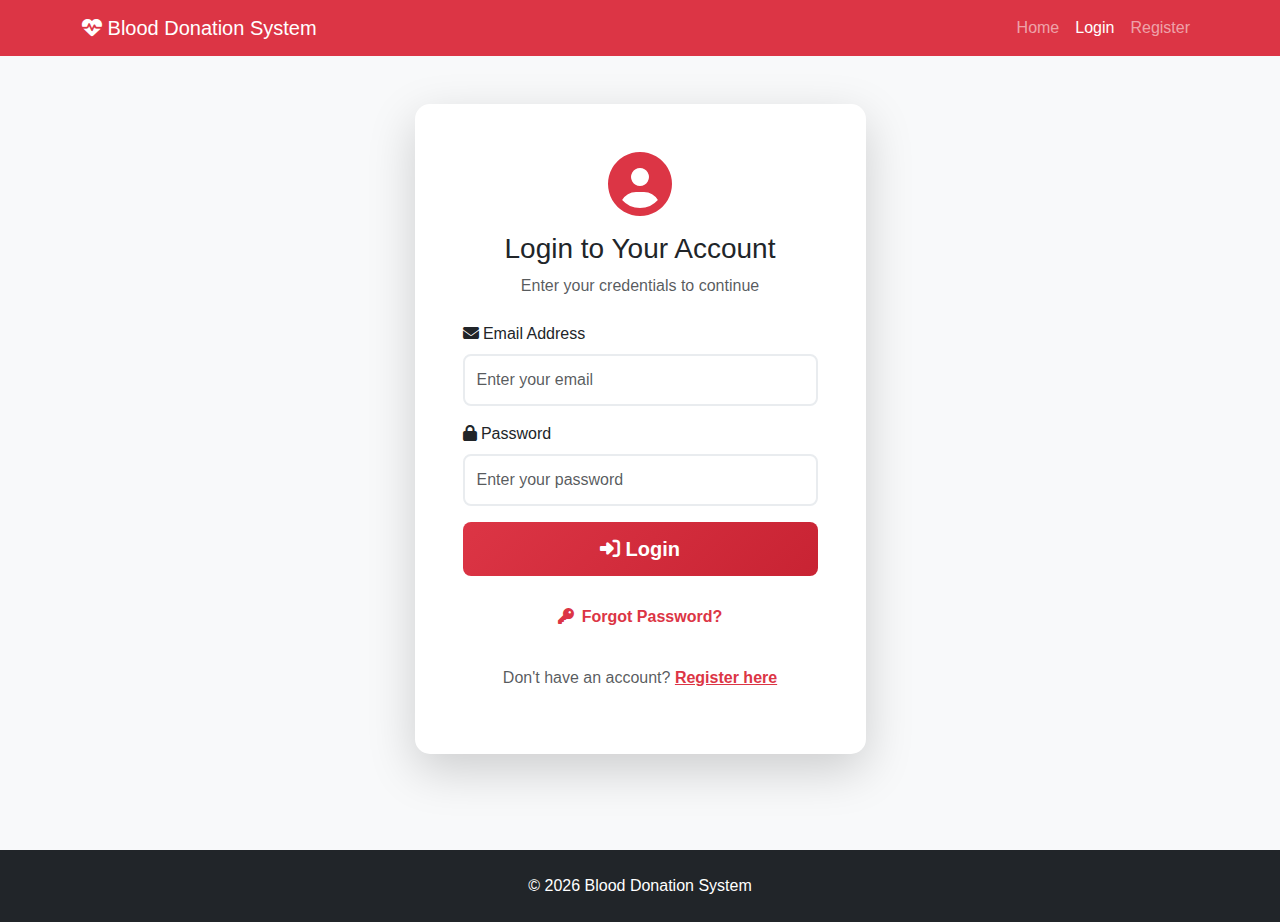
<file: admin-dashboard.html>
<!DOCTYPE html>
<html lang="en">
  <head>
    <meta charset="UTF-8" />
    <meta name="viewport" content="width=device-width, initial-scale=1.0" />
    <title>Admin Dashboard - Blood Donation System</title>

    <!-- Bootstrap 5 CSS -->
    <link
      href="https://cdn.jsdelivr.net/npm/bootstrap@5.3.0/dist/css/bootstrap.min.css"
      rel="stylesheet"
    />

    <!-- Font Awesome Icons -->
    <link
      rel="stylesheet"
      href="https://cdnjs.cloudflare.com/ajax/libs/font-awesome/6.4.0/css/all.min.css"
    />

    <!-- Custom CSS -->
    <link rel="stylesheet" href="css/style.css" />
  </head>
  <body>
    <!-- Navigation Bar -->
    <nav class="navbar navbar-expand-lg navbar-dark bg-danger">
      <div class="container-fluid">
        <a class="navbar-brand" href="index.html">
          <i class="fas fa-heartbeat"></i> Blood Donation System
        </a>
        <button
          class="navbar-toggler"
          type="button"
          data-bs-toggle="collapse"
          data-bs-target="#navbarNav"
          title="Toggle navigation"
          aria-label="Toggle navigation"
        >
          <span class="navbar-toggler-icon"></span>
        </button>
        <div class="collapse navbar-collapse" id="navbarNav">
          <ul class="navbar-nav ms-auto">
            <li class="nav-item">
              <span class="nav-link">
                <i class="fas fa-user-shield"></i> Admin Panel
              </span>
            </li>
            <li class="nav-item">
              <a class="nav-link" href="#" onclick="logout()">
                <i class="fas fa-sign-out-alt"></i> Logout
              </a>
            </li>
          </ul>
        </div>
      </div>
    </nav>

    <!-- Admin Dashboard Section -->
    <section class="admin-section py-5">
      <div class="container-fluid">
        <!-- Stats Cards -->
        <div class="row mb-4">
          <div class="col-md-3 mb-3">
            <div class="card bg-primary text-white shadow">
              <div class="card-body">
                <div class="d-flex justify-content-between align-items-center">
                  <div>
                    <h6 class="mb-0">Total Donors</h6>
                    <h2 class="mb-0 mt-2" id="totalDonors">0</h2>
                  </div>
                  <i class="fas fa-users fa-3x opacity-50"></i>
                </div>
              </div>
            </div>
          </div>

          <div class="col-md-3 mb-3">
            <div class="card bg-success text-white shadow">
              <div class="card-body">
                <div class="d-flex justify-content-between align-items-center">
                  <div>
                    <h6 class="mb-0">Total Requests</h6>
                    <h2 class="mb-0 mt-2" id="totalRequests">0</h2>
                  </div>
                  <i class="fas fa-clipboard-list fa-3x opacity-50"></i>
                </div>
              </div>
            </div>
          </div>

          <div class="col-md-3 mb-3">
            <div class="card bg-warning text-white shadow">
              <div class="card-body">
                <div class="d-flex justify-content-between align-items-center">
                  <div>
                    <h6 class="mb-0">Available Donors</h6>
                    <h2 class="mb-0 mt-2" id="availableDonors">0</h2>
                  </div>
                  <i class="fas fa-check-circle fa-3x opacity-50"></i>
                </div>
              </div>
            </div>
          </div>

          <div class="col-md-3 mb-3">
            <div class="card bg-info text-white shadow">
              <div class="card-body">
                <div class="d-flex justify-content-between align-items-center">
                  <div>
                    <h6 class="mb-0">Pending Requests</h6>
                    <h2 class="mb-0 mt-2" id="pendingRequests">0</h2>
                  </div>
                  <i class="fas fa-hourglass-half fa-3x opacity-50"></i>
                </div>
              </div>
            </div>
          </div>
        </div>

        <!-- All Donors Table -->
        <div class="row mb-4">
          <div class="col-12">
            <div class="card shadow">
              <div class="card-header bg-danger text-white">
                <h5 class="mb-0">
                  <i class="fas fa-users"></i> All Registered Donors
                </h5>
              </div>
              <div class="card-body">
                <div class="table-responsive">
                  <table class="table table-hover">
                    <thead class="table-light">
                      <tr>
                        <th>#</th>
                        <th>Name</th>
                        <th>Email</th>
                        <th>Blood Group</th>
                        <th>Age</th>
                        <th>City</th>
                        <th>Phone</th>
                        <th>Availability</th>
                        <th>Actions</th>
                      </tr>
                    </thead>
                    <tbody id="donorsTableBody">
                      <tr>
                        <td colspan="8" class="text-center">
                          <i class="fas fa-spinner fa-spin"></i> Loading...
                        </td>
                      </tr>
                    </tbody>
                  </table>
                </div>
              </div>
            </div>
          </div>
        </div>

        <!-- All Blood Requests Table -->
        <div class="row">
          <div class="col-12">
            <div class="card shadow">
              <div class="card-header bg-success text-white">
                <h5 class="mb-0">
                  <i class="fas fa-clipboard-list"></i> All Blood Requests
                </h5>
              </div>
              <div class="card-body">
                <div class="table-responsive">
                  <table class="table table-hover">
                    <thead class="table-light">
                      <tr>
                        <th>#</th>
                        <th>Receiver Name</th>
                        <th>Email</th>
                        <th>Phone</th>
                        <th>Blood Group Needed</th>
                        <th>City</th>
                        <th>Status</th>
                        <th>Date</th>
                        <th>Actions</th>
                      </tr>
                    </thead>
                    <tbody id="requestsTableBody">
                      <tr>
                        <td colspan="8" class="text-center">
                          <i class="fas fa-spinner fa-spin"></i> Loading...
                        </td>
                      </tr>
                    </tbody>
                  </table>
                </div>
              </div>
            </div>
          </div>
        </div>
      </div>
    </section>

    <!-- Footer -->
    <footer class="bg-dark text-white py-4 mt-5">
      <div class="container text-center">
        <p class="mb-0">&copy; 2026 Blood Donation System</p>
      </div>
    </footer>

    <!-- Bootstrap 5 JS Bundle -->
    <script src="https://cdn.jsdelivr.net/npm/bootstrap@5.3.0/dist/js/bootstrap.bundle.min.js"></script>

    <!-- Custom JavaScript -->
    <script src="js/admin-dashboard.js"></script>
  </body>
</html>
</file>
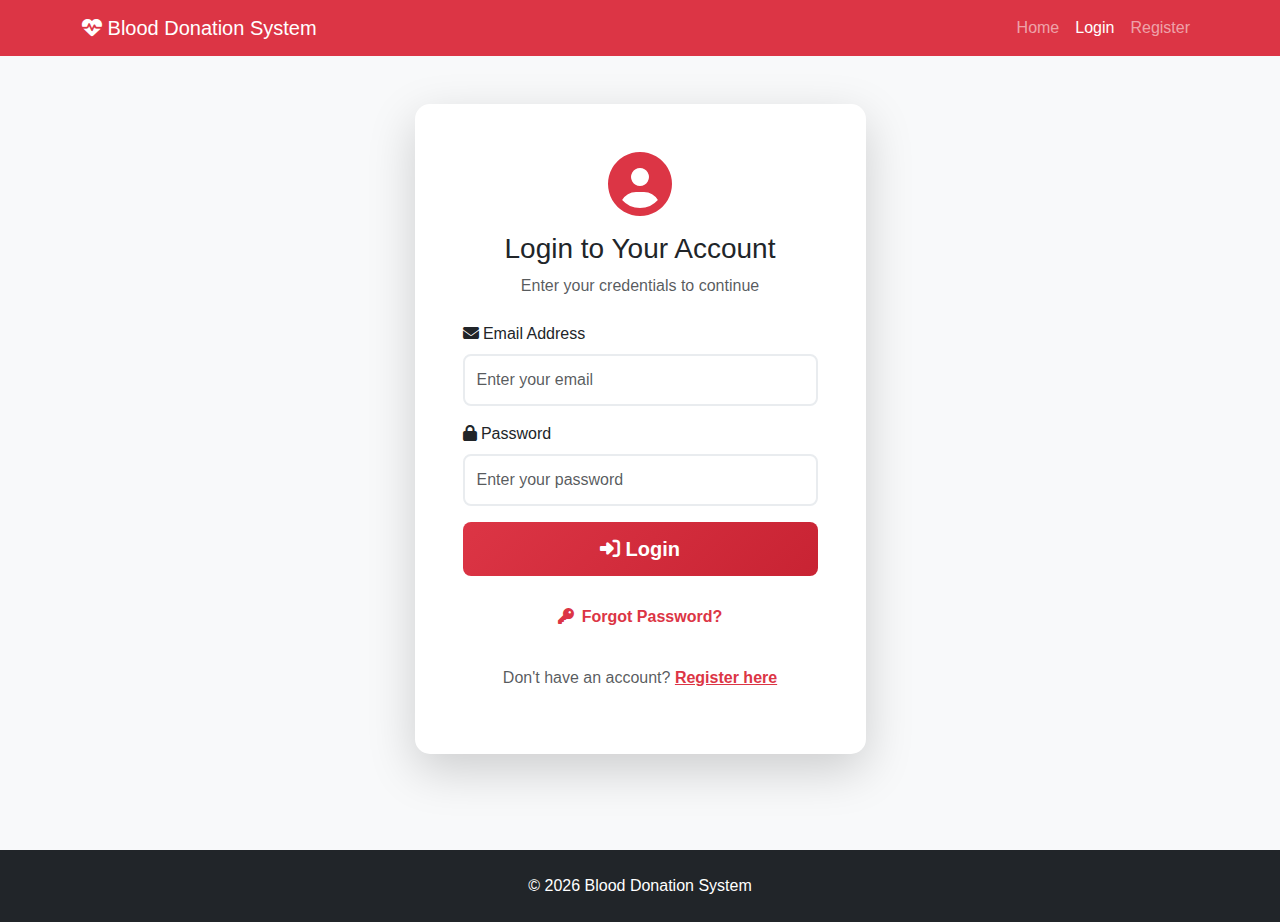
<file: donor-dashboard.html>
<!DOCTYPE html>
<html lang="en">
  <head>
    <meta charset="UTF-8" />
    <meta name="viewport" content="width=device-width, initial-scale=1.0" />
    <title>Donor Dashboard - Blood Donation System</title>

    <!-- Bootstrap 5 CSS -->
    <link
      href="https://cdn.jsdelivr.net/npm/bootstrap@5.3.0/dist/css/bootstrap.min.css"
      rel="stylesheet"
    />

    <!-- Font Awesome Icons -->
    <link
      rel="stylesheet"
      href="https://cdnjs.cloudflare.com/ajax/libs/font-awesome/6.4.0/css/all.min.css"
    />

    <!-- Custom CSS -->
    <link rel="stylesheet" href="css/style.css" />
  </head>
  <body>
    <!-- Navigation Bar -->
    <nav class="navbar navbar-expand-lg navbar-dark bg-danger">
      <div class="container">
        <a class="navbar-brand" href="index.html">
          <i class="fas fa-heartbeat"></i> Blood Donation System
        </a>
        <button
          class="navbar-toggler"
          type="button"
          data-bs-toggle="collapse"
          data-bs-target="#navbarNav"
          title="Toggle navigation menu"
        >
          <span class="navbar-toggler-icon"></span>
        </button>
        <div class="collapse navbar-collapse" id="navbarNav">
          <ul class="navbar-nav ms-auto">
            <li class="nav-item">
              <span class="nav-link">
                <i class="fas fa-user"></i> <span id="userName">Donor</span>
              </span>
            </li>
            <li class="nav-item">
              <a class="nav-link" href="#" onclick="logout()">
                <i class="fas fa-sign-out-alt"></i> Logout
              </a>
            </li>
          </ul>
        </div>
      </div>
    </nav>

    <!-- Dashboard Section -->
    <section class="dashboard-section py-5">
      <div class="container">
        <div class="row">
          <!-- Welcome Card -->
          <div class="col-12 mb-4">
            <div class="card bg-danger text-white">
              <div class="card-body">
                <h2>
                  <i class="fas fa-hand-holding-heart"></i> Welcome,
                  <span id="welcomeName"></span>!
                </h2>
                <p class="mb-0">
                  Thank you for being a lifesaver. Your donation can save lives.
                </p>
              </div>
            </div>
          </div>

          <!-- NEW: NOTIFICATIONS SECTION -->
          <div class="col-12 mb-4">
            <div class="card shadow hidden-by-default" id="notificationCard">
              <div class="card-header bg-warning text-dark">
                <h5 class="mb-0">
                  <i class="fas fa-bell"></i> 🔔 New Blood Requests
                </h5>
              </div>
              <div class="card-body">
                <!-- Notifications Container -->
                <div id="notificationsContainer">
                  <!-- Notifications will be loaded here dynamically -->
                </div>

                <!-- Empty State Message -->
                <div id="noNotifications" class="text-center text-muted">
                  <i class="fas fa-check-circle fa-3x mb-3"></i>
                  <p><strong>No new blood requests at this moment.</strong></p>
                  <p class="small">
                    Check back later or enable notifications to stay updated.
                  </p>
                </div>
              </div>
            </div>
          </div>

          <!-- Profile Information Card -->
          <div class="col-lg-6 mb-4">
            <div class="card shadow h-100">
              <div class="card-header bg-danger text-white">
                <h5 class="mb-0"><i class="fas fa-id-card"></i> My Profile</h5>
              </div>
              <div class="card-body">
                <div id="profileInfo">
                  <div class="mb-3">
                    <strong
                      ><i class="fas fa-user text-danger"></i> Name:</strong
                    >
                    <p class="ms-4" id="profileName">Loading...</p>
                  </div>
                  <div class="mb-3">
                    <strong
                      ><i class="fas fa-envelope text-danger"></i>
                      Email:</strong
                    >
                    <p class="ms-4" id="profileEmail">Loading...</p>
                  </div>
                  <div class="mb-3">
                    <strong
                      ><i class="fas fa-phone text-danger"></i> Phone:</strong
                    >
                    <p class="ms-4" id="profilePhone">Loading...</p>
                  </div>
                  <div class="mb-3">
                    <strong
                      ><i class="fas fa-map-marker-alt text-danger"></i>
                      City:</strong
                    >
                    <p class="ms-4" id="profileCity">Loading...</p>
                  </div>
                  <div class="mb-3">
                    <strong
                      ><i class="fas fa-tint text-danger"></i> Blood
                      Group:</strong
                    >
                    <p class="ms-4" id="profileBloodGroup">Loading...</p>
                  </div>
                  <div class="mb-3">
                    <strong
                      ><i class="fas fa-calendar text-danger"></i> Age:</strong
                    >
                    <p class="ms-4" id="profileAge">Loading...</p>
                  </div>
                  <div class="mb-3">
                    <strong
                      ><i class="fas fa-check-circle text-danger"></i>
                      Availability:</strong
                    >
                    <p class="ms-4">
                      <span id="profileAvailability" class="badge bg-success"
                        >Available</span
                      >
                    </p>
                  </div>
                </div>
              </div>
            </div>
          </div>

          <!-- Quick Actions Card -->
          <div class="col-lg-6 mb-4">
            <div class="card shadow h-100">
              <div class="card-header bg-danger text-white">
                <h5 class="mb-0"><i class="fas fa-tasks"></i> Quick Actions</h5>
              </div>
              <div class="card-body">
                <!-- Toggle Availability -->
                <div class="mb-4">
                  <h6 class="fw-bold">Update Availability</h6>
                  <p class="text-muted small">
                    Let receivers know if you're available to donate
                  </p>
                  <div class="form-check form-switch">
                    <input
                      class="form-check-input"
                      type="checkbox"
                      id="toggleAvailability"
                      onchange="updateAvailability()"
                    />
                    <label class="form-check-label" for="toggleAvailability">
                      I am available to donate blood
                    </label>
                  </div>
                </div>

                <!-- Info Cards -->
                <div class="row g-3">
                  <div class="col-6">
                    <div class="card bg-light text-center p-3">
                      <i class="fas fa-heartbeat fa-2x text-danger mb-2"></i>
                      <h5 class="mb-0">Blood Donor</h5>
                      <p class="text-muted small mb-0">Role</p>
                    </div>
                  </div>
                  <div class="col-6">
                    <div class="card bg-light text-center p-3">
                      <i class="fas fa-shield-alt fa-2x text-success mb-2"></i>
                      <h5 class="mb-0">Active</h5>
                      <p class="text-muted small mb-0">Status</p>
                    </div>
                  </div>
                </div>
              </div>
            </div>
          </div>

          <!-- Information Card -->
          <div class="col-12">
            <div class="card shadow">
              <div class="card-header bg-info text-white">
                <h5 class="mb-0">
                  <i class="fas fa-info-circle"></i> Blood Donation Guidelines
                </h5>
              </div>
              <div class="card-body">
                <div class="row">
                  <div class="col-md-6">
                    <h6 class="text-success fw-bold">
                      <i class="fas fa-check"></i> Who Can Donate:
                    </h6>
                    <ul>
                      <li>Age between 18-65 years</li>
                      <li>Weight at least 50 kg</li>
                      <li>Good health condition</li>
                      <li>No recent illness or surgery</li>
                    </ul>
                  </div>
                  <div class="col-md-6">
                    <h6 class="text-danger fw-bold">
                      <i class="fas fa-times"></i> Who Cannot Donate:
                    </h6>
                    <ul>
                      <li>Had COVID-19 in last 28 days</li>
                      <li>Pregnant or breastfeeding</li>
                      <li>Recent tattoo (within 6 months)</li>
                      <li>On certain medications</li>
                    </ul>
                  </div>
                </div>
              </div>
            </div>
          </div>
        </div>
      </div>
    </section>

    <!-- Footer -->
    <footer class="bg-dark text-white py-4 mt-5">
      <div class="container text-center">
        <p class="mb-0">&copy; 2026 Blood Donation System</p>
      </div>
    </footer>

    <!-- Bootstrap 5 JS Bundle -->
    <script src="https://cdn.jsdelivr.net/npm/bootstrap@5.3.0/dist/js/bootstrap.bundle.min.js"></script>

    <!-- Custom JavaScript -->
    <script src="js/donor-dashboard.js"></script>
  </body>
</html>
</file>
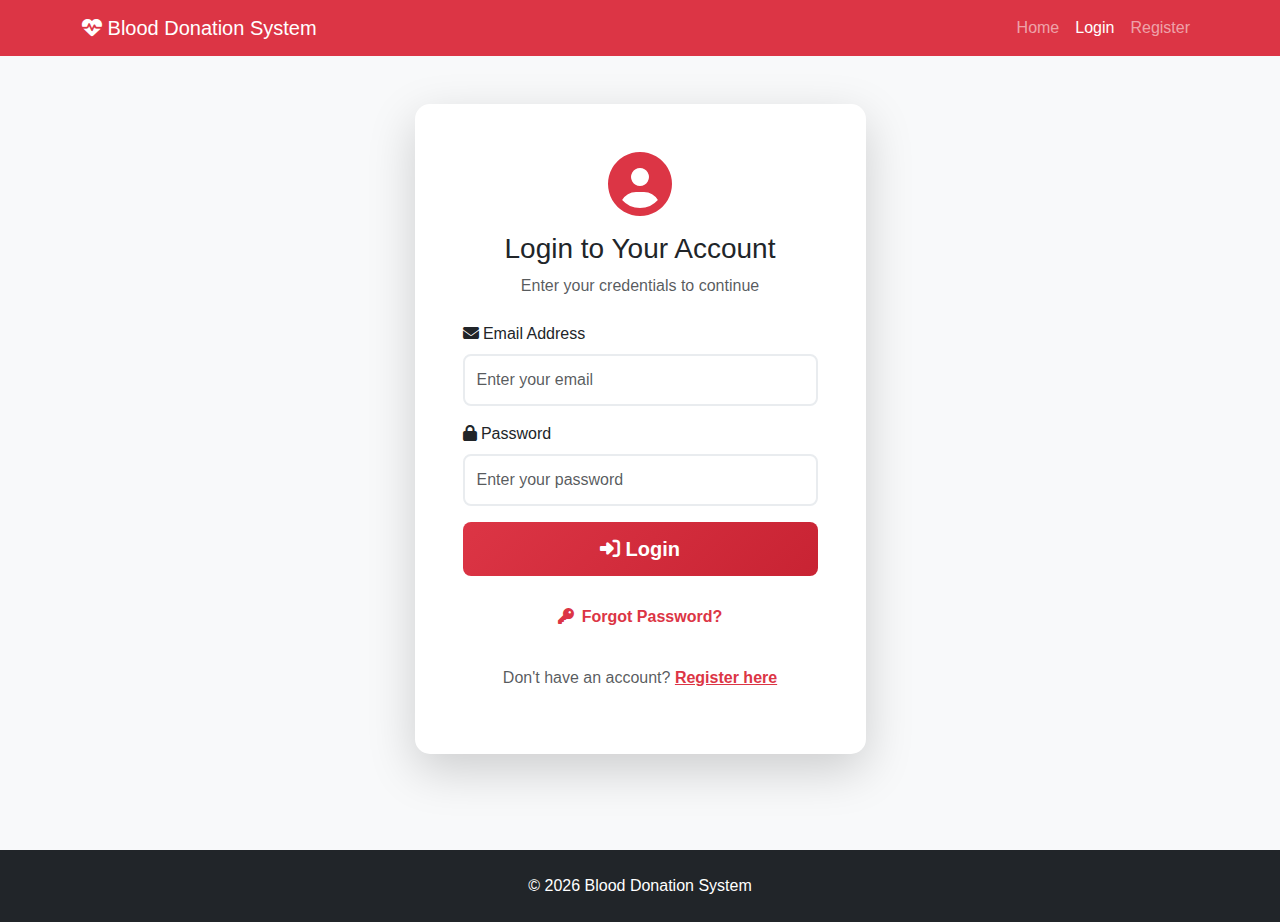
<file: login.html>
<!DOCTYPE html>
<html lang="en">
  <head>
    <meta charset="UTF-8" />
    <meta name="viewport" content="width=device-width, initial-scale=1.0" />
    <title>Login - Blood Donation System</title>

    <!-- Bootstrap 5 CSS -->
    <link
      href="https://cdn.jsdelivr.net/npm/bootstrap@5.3.0/dist/css/bootstrap.min.css"
      rel="stylesheet"
    />

    <!-- Font Awesome Icons -->
    <link
      rel="stylesheet"
      href="https://cdnjs.cloudflare.com/ajax/libs/font-awesome/6.4.0/css/all.min.css"
    />

    <!-- Custom CSS -->
    <link rel="stylesheet" href="css/style.css" />
  </head>
  <body>
    <!-- Navigation Bar -->
    <nav class="navbar navbar-expand-lg navbar-dark bg-danger">
      <div class="container">
        <a class="navbar-brand" href="index.html">
          <i class="fas fa-heartbeat"></i> Blood Donation System
        </a>
        <button
          class="navbar-toggler"
          type="button"
          data-bs-toggle="collapse"
          data-bs-target="#navbarNav"
          aria-label="Toggle navigation"
        >
          <span class="navbar-toggler-icon"></span>
        </button>
        <div class="collapse navbar-collapse" id="navbarNav">
          <ul class="navbar-nav ms-auto">
            <li class="nav-item">
              <a class="nav-link" href="index.html">Home</a>
            </li>
            <li class="nav-item">
              <a class="nav-link active" href="login.html">Login</a>
            </li>
            <li class="nav-item">
              <a class="nav-link" href="register.html">Register</a>
            </li>
          </ul>
        </div>
      </div>
    </nav>

    <!-- Login Section -->
    <section class="login-section py-5">
      <div class="container">
        <div class="row justify-content-center">
          <div class="col-md-6 col-lg-5">
            <div class="card shadow-lg">
              <div class="card-body p-5">
                <div class="text-center mb-4">
                  <i class="fas fa-user-circle fa-4x text-danger"></i>
                  <h3 class="mt-3">Login to Your Account</h3>
                  <p class="text-muted">Enter your credentials to continue</p>
                </div>

                <!-- Alert Messages -->
                <div
                  id="alertMessage"
                  class="alert alert-dismissible fade d-none"
                  role="alert"
                >
                  <span id="alertText"></span>
                  <button
                    type="button"
                    class="btn-close"
                    data-bs-dismiss="alert"
                    title="Close alert"
                    aria-label="Close alert"
                  ></button>
                </div>

                <!-- Login Form -->
                <form id="loginForm">
                  <!-- Email Input -->
                  <div class="mb-3">
                    <label for="email" class="form-label">
                      <i class="fas fa-envelope"></i> Email Address
                    </label>
                    <input
                      type="email"
                      class="form-control"
                      id="email"
                      placeholder="Enter your email"
                      required
                    />
                  </div>

                  <!-- Password Input -->
                  <div class="mb-3">
                    <label for="password" class="form-label">
                      <i class="fas fa-lock"></i> Password
                    </label>
                    <input
                      type="password"
                      class="form-control"
                      id="password"
                      placeholder="Enter your password"
                      required
                    />
                  </div>

                  <!-- Submit Button -->
                  <div class="d-grid">
                    <button type="submit" class="btn btn-danger btn-lg">
                      <i class="fas fa-sign-in-alt"></i> Login
                    </button>
                  </div>

                  <!-- Forgot Password Link -->
                  <div class="text-center mt-3">
                    <button
                      type="button"
                      class="btn btn-link text-danger text-decoration-none"
                      data-bs-toggle="modal"
                      data-bs-target="#forgotPasswordModal"
                      title="Forgot Password"
                    >
                      <i class="fas fa-key me-2"></i>Forgot Password?
                    </button>
                  </div>
                </form>

                <!-- Register Link -->
                <div class="text-center mt-4">
                  <p class="text-muted">
                    Don't have an account?
                    <a href="register.html" class="text-danger fw-bold"
                      >Register here</a
                    >
                  </p>
                </div>
              </div>
            </div>
          </div>
        </div>
      </div>
    </section>

    <!-- FORGOT PASSWORD MODAL -->
    <div
      class="modal fade"
      id="forgotPasswordModal"
      tabindex="-1"
      aria-labelledby="forgotPasswordLabel"
      aria-hidden="true"
    >
      <div class="modal-dialog modal-dialog-centered">
        <div class="modal-content">
          <!-- Modal Header -->
          <div class="modal-header bg-danger text-white">
            <h5 class="modal-title" id="forgotPasswordLabel">
              <i class="fas fa-key me-2"></i>Reset Your Password
            </h5>
            <button
              type="button"
              class="btn-close btn-close-white"
              data-bs-dismiss="modal"
              aria-label="Close"
            ></button>
          </div>

          <!-- Modal Body -->
          <div class="modal-body">
            <!-- Information Text -->
            <div class="alert alert-info" role="alert">
              <i class="fas fa-info-circle me-2"></i>
              <strong>Need help?</strong> Please enter your email below. Our
              admin team will contact you to reset your password.
            </div>

            <!-- Forgot Password Form -->
            <form id="forgotPasswordForm">
              <!-- Email Input -->
              <div class="mb-3">
                <label for="forgotEmail" class="form-label">
                  <i class="fas fa-envelope text-danger"></i> Email Address
                </label>
                <input
                  type="email"
                  class="form-control"
                  id="forgotEmail"
                  placeholder="Enter your registered email"
                  required
                />
              </div>

              <!-- Form Alert -->
              <div
                id="forgotAlertMessage"
                class="alert alert-dismissible fade d-none"
                role="alert"
              >
                <span id="forgotAlertText"></span>
                <button
                  type="button"
                  class="btn-close"
                  data-bs-dismiss="alert"
                ></button>
              </div>
            </form>

            <!-- Admin Contact Info -->
            <div
              class="bg-light p-3 rounded mt-4 border-start border-danger border-3"
            >
              <h6 class="mb-3">
                <i class="fas fa-headset text-danger"></i> Contact Admin
              </h6>
              <p class="mb-2 small">
                <i class="fas fa-envelope"></i>
                <strong>Email:</strong>
                <a href="mailto:Sanjais2908@mail.com" class="text-danger">
                  Sanjais2908@mail.com
                </a>
              </p>
              <p class="mb-0 small">
                <i class="fas fa-phone text-danger"></i>
                <strong>Phone:</strong>
                <a href="tel:9003084706" class="text-danger"> 9003084706 </a>
              </p>
            </div>
          </div>

          <!-- Modal Footer -->
          <div class="modal-footer bg-light">
            <button
              type="button"
              class="btn btn-secondary"
              data-bs-dismiss="modal"
            >
              <i class="fas fa-times me-2"></i>Cancel
            </button>
            <button
              type="button"
              class="btn btn-danger"
              onclick="submitForgotPassword()"
            >
              <i class="fas fa-paper-plane me-2"></i>Submit
            </button>
          </div>
        </div>
      </div>
    </div>

    <!-- Footer -->
    <footer class="bg-dark text-white py-4 mt-5">
      <div class="container text-center">
        <p class="mb-0">&copy; 2026 Blood Donation System</p>
      </div>
    </footer>

    <!-- Bootstrap 5 JS Bundle -->
    <script src="https://cdn.jsdelivr.net/npm/bootstrap@5.3.0/dist/js/bootstrap.bundle.min.js"></script>

    <!-- Custom JavaScript -->
    <script src="js/login.js"></script>
  </body>
</html>
</file>
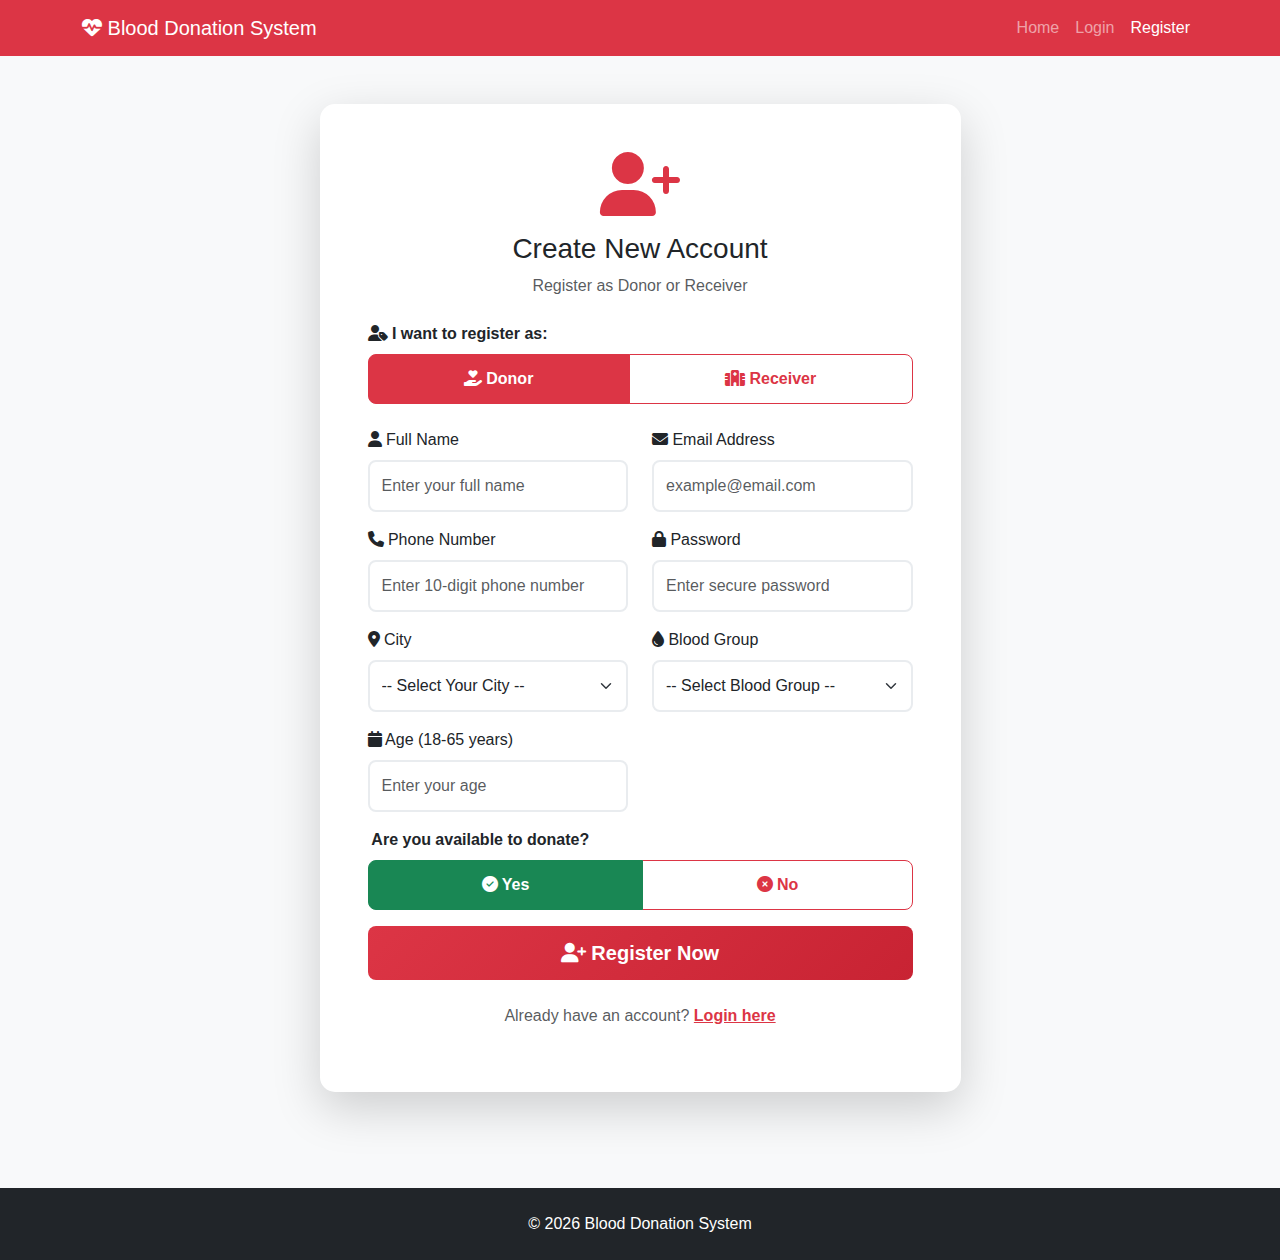
<file: register.html>
<!DOCTYPE html>
<html lang="en">
  <head>
    <meta charset="UTF-8" />
    <meta name="viewport" content="width=device-width, initial-scale=1.0" />
    <title>Register - Blood Donation System</title>

    <!-- Bootstrap 5 CSS -->
    <link
      href="https://cdn.jsdelivr.net/npm/bootstrap@5.3.0/dist/css/bootstrap.min.css"
      rel="stylesheet"
    />

    <!-- Font Awesome Icons -->
    <link
      rel="stylesheet"
      href="https://cdnjs.cloudflare.com/ajax/libs/font-awesome/6.4.0/css/all.min.css"
    />

    <!-- Custom CSS -->
    <link rel="stylesheet" href="css/style.css" />
  </head>
  <body>
    <!-- Navigation Bar -->
    <nav class="navbar navbar-expand-lg navbar-dark bg-danger">
      <div class="container">
        <a class="navbar-brand" href="index.html">
          <i class="fas fa-heartbeat"></i> Blood Donation System
        </a>
        <button
          class="navbar-toggler"
          type="button"
          data-bs-toggle="collapse"
          data-bs-target="#navbarNav"
          title="Toggle navigation"
        >
          <span class="navbar-toggler-icon"></span>
        </button>
        <div class="collapse navbar-collapse" id="navbarNav">
          <ul class="navbar-nav ms-auto">
            <li class="nav-item">
              <a class="nav-link" href="index.html">Home</a>
            </li>
            <li class="nav-item">
              <a class="nav-link" href="login.html">Login</a>
            </li>
            <li class="nav-item">
              <a class="nav-link active" href="register.html">Register</a>
            </li>
          </ul>
        </div>
      </div>
    </nav>

    <!-- Registration Section -->
    <section class="register-section py-5">
      <div class="container">
        <div class="row justify-content-center">
          <div class="col-md-8 col-lg-7">
            <div class="card shadow-lg">
              <div class="card-body p-5">
                <div class="text-center mb-4">
                  <i class="fas fa-user-plus fa-4x text-danger"></i>
                  <h3 class="mt-3">Create New Account</h3>
                  <p class="text-muted">Register as Donor or Receiver</p>
                </div>

                <!-- Alert Messages -->
                <div
                  id="alertMessage"
                  class="alert alert-dismissible fade d-none"
                  role="alert"
                >
                  <span id="alertText"></span>
                  <button
                    type="button"
                    class="btn-close"
                    data-bs-dismiss="alert"
                    title="Close alert"
                  ></button>
                </div>

                <!-- Role Selection -->
                <div class="mb-4">
                  <label class="form-label fw-bold">
                    <i class="fas fa-user-tag"></i> I want to register as:
                  </label>
                  <div class="btn-group w-100" role="group">
                    <input
                      type="radio"
                      class="btn-check"
                      name="role"
                      id="roleDonor"
                      value="donor"
                      checked
                    />
                    <label class="btn btn-outline-danger" for="roleDonor">
                      <i class="fas fa-hand-holding-heart"></i> Donor
                    </label>

                    <input
                      type="radio"
                      class="btn-check"
                      name="role"
                      id="roleReceiver"
                      value="receiver"
                    />
                    <label class="btn btn-outline-danger" for="roleReceiver">
                      <i class="fas fa-hospital"></i> Receiver
                    </label>
                  </div>
                </div>

                <!-- Registration Form -->
                <form id="registerForm">
                  <div class="row">
                    <!-- Full Name -->
                    <div class="col-md-6 mb-3">
                      <label for="name" class="form-label">
                        <i class="fas fa-user"></i> Full Name
                      </label>
                      <input
                        type="text"
                        class="form-control"
                        id="name"
                        placeholder="Enter your full name"
                        required
                      />
                    </div>

                    <!-- Email -->
                    <div class="col-md-6 mb-3">
                      <label for="email" class="form-label">
                        <i class="fas fa-envelope"></i> Email Address
                      </label>
                      <input
                        type="email"
                        class="form-control"
                        id="email"
                        placeholder="example@email.com"
                        required
                      />
                    </div>

                    <!-- Phone Number -->
                    <div class="col-md-6 mb-3">
                      <label for="phone" class="form-label">
                        <i class="fas fa-phone"></i> Phone Number
                      </label>
                      <input
                        type="tel"
                        class="form-control"
                        id="phone"
                        placeholder="Enter 10-digit phone number"
                        pattern="[0-9]{10}"
                        required
                      />
                    </div>

                    <!-- Password -->
                    <div class="col-md-6 mb-3">
                      <label for="password" class="form-label">
                        <i class="fas fa-lock"></i> Password
                      </label>
                      <input
                        type="password"
                        class="form-control"
                        id="password"
                        placeholder="Enter secure password"
                        required
                      />
                    </div>

                    <!-- UPDATED: City Dropdown with Indian Cities -->
                    <div class="col-md-6 mb-3">
                      <label for="city" class="form-label">
                        <i class="fas fa-map-marker-alt"></i> City
                      </label>
                      <select class="form-select" id="city" required>
                        <option value="">-- Select Your City --</option>
                        <!-- North India -->
                        <optgroup label="North India">
                          <option value="Delhi">Delhi</option>
                          <option value="Noida">Noida</option>
                          <option value="Gurgaon">Gurgaon</option>
                          <option value="Chandigarh">Chandigarh</option>
                          <option value="Lucknow">Lucknow</option>
                          <option value="Jaipur">Jaipur</option>
                          <option value="Agra">Agra</option>
                          <option value="Kanpur">Kanpur</option>
                        </optgroup>
                        <!-- South India -->
                        <optgroup label="South India">
                          <option value="Bangalore">Bangalore</option>
                          <option value="Hyderabad">Hyderabad</option>
                          <option value="Chennai">Chennai</option>
                          <option value="Coimbatore">Coimbatore</option>
                          <option value="Madurai">Madurai</option>
                          <option value="Trichy">Trichy</option>
                          <option value="Salem">Salem</option>
                          <option value="Kochi">Kochi</option>
                          <option value="Trivandrum">Trivandrum</option>
                          <option value="Puducherry">Puducherry</option>
                          <option value="Villupuram">Villupuram</option>
                          <option value="Vijayawada">Vijayawada</option>
                          <option value="Vizag">Vizag</option>
                        </optgroup>
                        <!-- West India -->
                        <optgroup label="West India">
                          <option value="Mumbai">Mumbai</option>
                          <option value="Pune">Pune</option>
                          <option value="Ahmedabad">Ahmedabad</option>
                          <option value="Surat">Surat</option>
                          <option value="Vadodara">Vadodara</option>
                          <option value="Rajkot">Rajkot</option>
                        </optgroup>
                        <!-- East India -->
                        <optgroup label="East India">
                          <option value="Kolkata">Kolkata</option>
                          <option value="Patna">Patna</option>
                          <option value="Bhubaneswar">Bhubaneswar</option>
                          <option value="Guwahati">Guwahati</option>
                        </optgroup>
                      </select>
                    </div>

                    <!-- Blood Group (Donor Only) -->
                    <div class="col-md-6 mb-3" id="bloodGroupDiv">
                      <label for="bloodGroup" class="form-label">
                        <i class="fas fa-tint"></i> Blood Group
                      </label>
                      <select class="form-select" id="bloodGroup" required>
                        <option value="">-- Select Blood Group --</option>
                        <option value="A+">A+</option>
                        <option value="A-">A-</option>
                        <option value="B+">B+</option>
                        <option value="B-">B-</option>
                        <option value="AB+">AB+</option>
                        <option value="AB-">AB-</option>
                        <option value="O+">O+</option>
                        <option value="O-">O-</option>
                      </select>
                    </div>

                    <!-- Age (Donor Only) -->
                    <div class="col-md-6 mb-3" id="ageDiv">
                      <label for="age" class="form-label">
                        <i class="fas fa-calendar"></i> Age (18-65 years)
                      </label>
                      <input
                        type="number"
                        class="form-control"
                        id="age"
                        placeholder="Enter your age"
                        min="18"
                        max="65"
                        required
                      />
                    </div>

                    <!-- Availability (Donor Only) -->
                    <div class="col-12 mb-3" id="availabilityDiv">
                      <label class="form-label fw-bold">
                        <i class="fas fa-blood"></i> Are you available to
                        donate?
                      </label>
                      <div class="btn-group w-100" role="group">
                        <input
                          type="radio"
                          class="btn-check"
                          name="availability"
                          id="availYes"
                          value="yes"
                          checked
                        />
                        <label class="btn btn-outline-success" for="availYes">
                          <i class="fas fa-check-circle"></i> Yes
                        </label>

                        <input
                          type="radio"
                          class="btn-check"
                          name="availability"
                          id="availNo"
                          value="no"
                        />
                        <label class="btn btn-outline-danger" for="availNo">
                          <i class="fas fa-times-circle"></i> No
                        </label>
                      </div>
                    </div>
                  </div>

                  <!-- Submit Button -->
                  <div class="d-grid">
                    <button type="submit" class="btn btn-danger btn-lg">
                      <i class="fas fa-user-plus"></i> Register Now
                    </button>
                  </div>
                </form>

                <!-- Login Link -->
                <div class="text-center mt-4">
                  <p class="text-muted">
                    Already have an account?
                    <a href="login.html" class="text-danger fw-bold"
                      >Login here</a
                    >
                  </p>
                </div>
              </div>
            </div>
          </div>
        </div>
      </div>
    </section>

    <!-- Footer -->
    <footer class="bg-dark text-white py-4 mt-5">
      <div class="container text-center">
        <p class="mb-0">&copy; 2026 Blood Donation System</p>
      </div>
    </footer>

    <!-- Bootstrap 5 JS Bundle -->
    <script src="https://cdn.jsdelivr.net/npm/bootstrap@5.3.0/dist/js/bootstrap.bundle.min.js"></script>

    <!-- Custom JavaScript -->
    <script src="js/register.js"></script>
  </body>
</html>
</file>
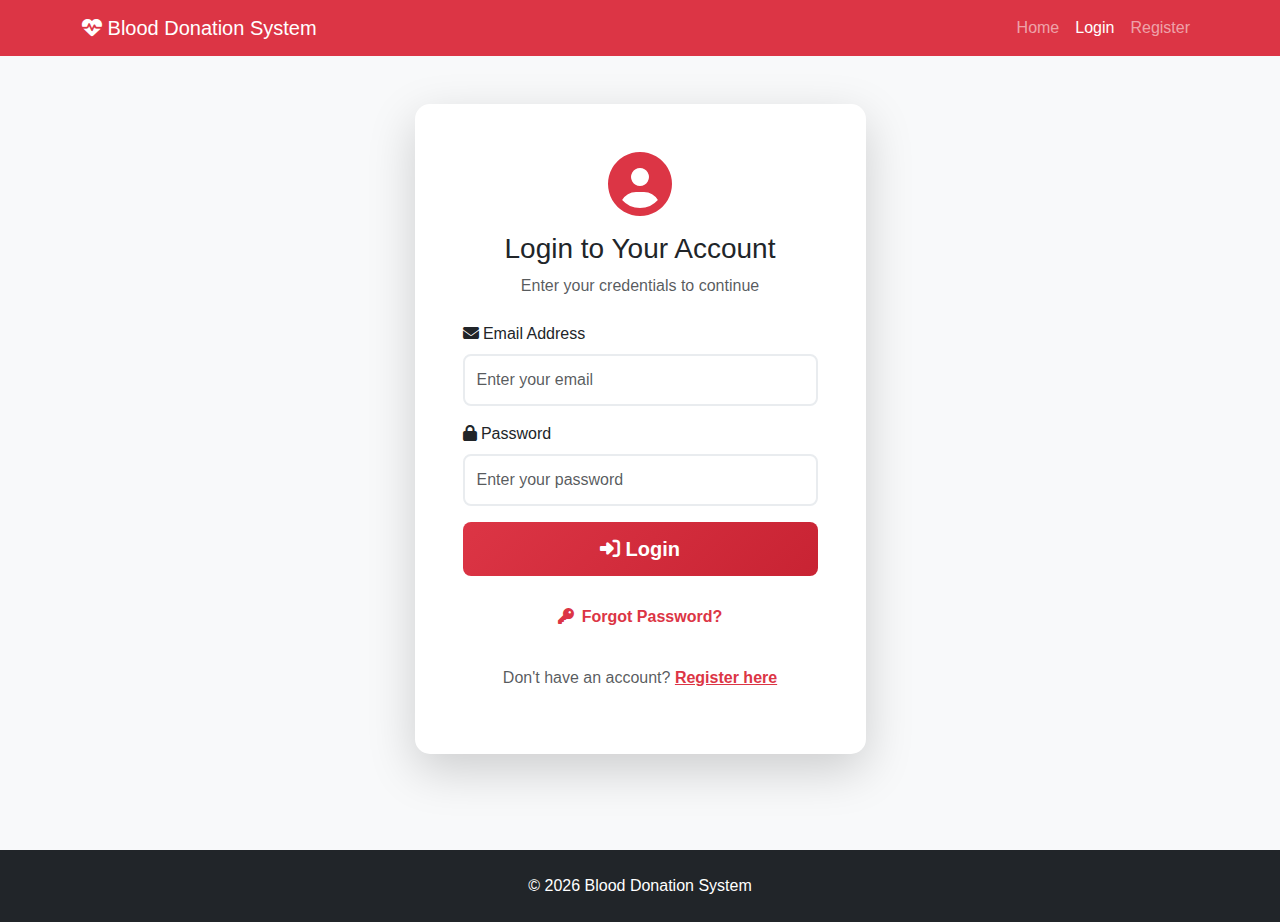
<file: request-blood.html>
<!DOCTYPE html>
<html lang="en">
  <head>
    <meta charset="UTF-8" />
    <meta name="viewport" content="width=device-width, initial-scale=1.0" />
    <title>Request Blood - Blood Donation System</title>

    <!-- Bootstrap 5 CSS -->
    <link
      href="https://cdn.jsdelivr.net/npm/bootstrap@5.3.0/dist/css/bootstrap.min.css"
      rel="stylesheet"
    />

    <!-- Font Awesome Icons -->
    <link
      rel="stylesheet"
      href="https://cdnjs.cloudflare.com/ajax/libs/font-awesome/6.4.0/css/all.min.css"
    />

    <!-- Custom CSS -->
    <link rel="stylesheet" href="css/style.css" />
  </head>
  <body>
    <!-- Navigation Bar -->
    <nav class="navbar navbar-expand-lg navbar-dark bg-danger">
      <div class="container">
        <a class="navbar-brand" href="index.html">
          <i class="fas fa-heartbeat"></i> Blood Donation System
        </a>
        <button
          class="navbar-toggler"
          type="button"
          data-bs-toggle="collapse"
          data-bs-target="#navbarNav"
          title="Toggle navigation"
        >
          <span class="navbar-toggler-icon"></span>
        </button>
        <div class="collapse navbar-collapse" id="navbarNav">
          <ul class="navbar-nav ms-auto">
            <li class="nav-item">
              <span class="nav-link">
                <i class="fas fa-user"></i> <span id="userName">Receiver</span>
              </span>
            </li>
            <li class="nav-item">
              <a class="nav-link" href="#" onclick="logout()">
                <i class="fas fa-sign-out-alt"></i> Logout
              </a>
            </li>
          </ul>
        </div>
      </div>
    </nav>

    <!-- Request Blood Section -->
    <section class="request-section py-5">
      <div class="container">
        <div class="row">
          <!-- Request Form -->
          <div class="col-lg-5 mb-4">
            <div class="card shadow">
              <div class="card-header bg-danger text-white">
                <h5 class="mb-0">
                  <i class="fas fa-hand-holding-medical"></i> Request Blood
                </h5>
              </div>
              <div class="card-body">
                <!-- Alert Messages -->
                <div
                  id="alertMessage"
                  class="alert alert-dismissible fade d-none"
                  role="alert"
                >
                  <span id="alertText"></span>
                  <button
                    type="button"
                    class="btn-close"
                    data-bs-dismiss="alert"
                    title="Close alert"
                    aria-label="Close"
                  ></button>
                </div>

                <form id="requestForm">
                  <!-- Blood Group Needed -->
                  <div class="mb-3">
                    <label for="bloodGroupNeeded" class="form-label">
                      <i class="fas fa-tint"></i> Required Blood Group
                    </label>
                    <select class="form-select" id="bloodGroupNeeded" required>
                      <option value="">-- Select Blood Group --</option>
                      <option value="A+">A+</option>
                      <option value="A-">A-</option>
                      <option value="B+">B+</option>
                      <option value="B-">B-</option>
                      <option value="AB+">AB+</option>
                      <option value="AB-">AB-</option>
                      <option value="O+">O+</option>
                      <option value="O-">O-</option>
                    </select>
                  </div>

                  <!-- UPDATED: City Dropdown with Indian Cities -->
                  <div class="mb-3">
                    <label for="city" class="form-label">
                      <i class="fas fa-map-marker-alt"></i> City
                    </label>
                    <select class="form-select" id="city" required>
                      <option value="">-- Select Your City --</option>
                      <!-- North India -->
                      <optgroup label="North India">
                        <option value="Delhi">Delhi</option>
                        <option value="Noida">Noida</option>
                        <option value="Gurgaon">Gurgaon</option>
                        <option value="Chandigarh">Chandigarh</option>
                        <option value="Lucknow">Lucknow</option>
                        <option value="Jaipur">Jaipur</option>
                        <option value="Agra">Agra</option>
                        <option value="Kanpur">Kanpur</option>
                      </optgroup>
                      <!-- South India -->
                      <optgroup label="South India">
                        <option value="Bangalore">Bangalore</option>
                        <option value="Hyderabad">Hyderabad</option>
                        <option value="Chennai">Chennai</option>
                        <option value="Coimbatore">Coimbatore</option>
                        <option value="Madurai">Madurai</option>
                        <option value="Trichy">Trichy</option>
                        <option value="Salem">Salem</option>
                        <option value="Kochi">Kochi</option>
                        <option value="Trivandrum">Trivandrum</option>
                        <option value="Puducherry">Puducherry</option>
                        <option value="Villupuram">Villupuram</option>
                        <option value="Vijayawada">Vijayawada</option>
                        <option value="Vizag">Vizag</option>
                      </optgroup>
                      <!-- West India -->
                      <optgroup label="West India">
                        <option value="Mumbai">Mumbai</option>
                        <option value="Pune">Pune</option>
                        <option value="Ahmedabad">Ahmedabad</option>
                        <option value="Surat">Surat</option>
                        <option value="Vadodara">Vadodara</option>
                        <option value="Rajkot">Rajkot</option>
                      </optgroup>
                      <!-- East India -->
                      <optgroup label="East India">
                        <option value="Kolkata">Kolkata</option>
                        <option value="Patna">Patna</option>
                        <option value="Bhubaneswar">Bhubaneswar</option>
                        <option value="Guwahati">Guwahati</option>
                      </optgroup>
                    </select>
                  </div>

                  <!-- NEW: Required Date -->
                  <div class="mb-3">
                    <label for="requiredDate" class="form-label">
                      <i class="fas fa-calendar-alt"></i> Required Date
                    </label>
                    <input
                      type="date"
                      class="form-control"
                      id="requiredDate"
                      required
                    />
                  </div>

                  <!-- NEW: Contact Phone -->
                  <div class="mb-3">
                    <label for="contactPhone" class="form-label">
                      <i class="fas fa-phone"></i> Your Contact Phone
                    </label>
                    <input
                      type="tel"
                      class="form-control"
                      id="contactPhone"
                      placeholder="Enter 10-digit phone number"
                      pattern="[0-9]{10}"
                      required
                    />
                  </div>

                  <!-- Submit Button -->
                  <div class="d-grid">
                    <button type="submit" class="btn btn-danger btn-lg">
                      <i class="fas fa-search"></i> Request Blood
                    </button>
                  </div>
                </form>
              </div>
            </div>

            <!-- Info Card -->
            <div class="card shadow mt-4">
              <div class="card-body">
                <h6 class="fw-bold text-danger">
                  <i class="fas fa-info-circle"></i> How it works:
                </h6>
                <ol class="mb-0">
                  <li>Select the blood group you need</li>
                  <li>Enter your city</li>
                  <li>Click "Find Donors"</li>
                  <li>View available donors</li>
                  <li>Contact donors directly</li>
                </ol>
              </div>
            </div>
          </div>

          <!-- Donors List -->
          <div class="col-lg-7">
            <div class="card shadow">
              <div class="card-header bg-success text-white">
                <h5 class="mb-0">
                  <i class="fas fa-users"></i> Available Donors
                  <span id="donorCount" class="badge bg-light text-dark"
                    >0</span
                  >
                </h5>
              </div>
              <div class="card-body">
                <!-- Empty State -->
                <div id="emptyState" class="text-center py-5">
                  <i class="fas fa-search fa-4x text-muted mb-3"></i>
                  <h5 class="text-muted">Search for Donors</h5>
                  <p class="text-muted">
                    Select blood group and city to find available donors
                  </p>
                </div>

                <!-- Donors List Container -->
                <div id="donorsList" class="d-none">
                  <!-- Donors will be loaded here dynamically -->
                </div>
              </div>
            </div>
          </div>
        </div>
      </div>
    </section>

    <!-- Footer -->
    <footer class="bg-dark text-white py-4 mt-5">
      <div class="container text-center">
        <p class="mb-0">&copy; 2026 Blood Donation System</p>
      </div>
    </footer>

    <!-- Bootstrap 5 JS Bundle -->
    <script src="https://cdn.jsdelivr.net/npm/bootstrap@5.3.0/dist/js/bootstrap.bundle.min.js"></script>

    <!-- Custom JavaScript -->
    <script src="js/request-blood.js"></script>
  </body>
</html>
</file>
<file: css/style.css>
/* =============================================
   CUSTOM CSS FOR BLOOD DONATION SYSTEM
   ============================================= */

/* Global Styles */
* {
  margin: 0;
  padding: 0;
  box-sizing: border-box;
}

body {
  font-family: "Segoe UI", Tahoma, Geneva, Verdana, sans-serif;
  background-color: #f8f9fa;
  min-height: 100vh;
  display: flex;
  flex-direction: column;
}

/* ========== UPDATED HERO SECTION STYLES ========== */

/* New Hero Section with Background Image */
.hero-section-new {
  position: relative;
  min-height: 100vh;
  display: flex;
  align-items: center;
  justify-content: center;
  overflow: hidden;
}

/* Background Image Container */
.hero-background {
  position: absolute;
  top: 0;
  left: 0;
  width: 100%;
  height: 100%;
  overflow: hidden;
  z-index: 1;
}

/* Background Image */
.hero-bg-image {
  width: 100%;
  height: 100%;
  object-fit: cover;
  display: block;
}

/* Dark Overlay (transparent layer on top of image) */
.hero-overlay {
  position: absolute;
  top: 0;
  left: 0;
  width: 100%;
  height: 100%;
  background-color: rgba(0, 0, 0, 0.5);
  z-index: 2;
}

/* Hero Content - Centered on top of background */
.hero-content {
  position: relative;
  z-index: 3;
  width: 100%;
  display: flex;
  align-items: center;
  justify-content: center;
}

/* Hero Title Styling */
.hero-title {
  font-size: 3.5rem;
  text-shadow: 2px 2px 8px rgba(0, 0, 0, 0.5);
  animation: fadeInDown 0.8s ease-in-out;
}

/* Hero Subtitle Styling */
.hero-subtitle {
  font-size: 1.5rem;
  text-shadow: 1px 1px 4px rgba(0, 0, 0, 0.5);
  animation: fadeInUp 0.8s ease-in-out 0.2s both;
}

/* Hero Buttons Styling */
.hero-btn {
  font-weight: 600;
  border-radius: 8px;
  padding: 12px 30px;
  transition: all 0.3s ease;
  box-shadow: 0 4px 15px rgba(0, 0, 0, 0.2);
  animation: fadeInUp 0.8s ease-in-out 0.4s both;
}

.hero-btn:hover {
  transform: translateY(-3px);
  box-shadow: 0 6px 20px rgba(0, 0, 0, 0.3);
}

/* Animation: Fade In Down */
@keyframes fadeInDown {
  from {
    opacity: 0;
    transform: translateY(-30px);
  }
  to {
    opacity: 1;
    transform: translateY(0);
  }
}

/* Animation: Fade In Up */
@keyframes fadeInUp {
  from {
    opacity: 0;
    transform: translateY(30px);
  }
  to {
    opacity: 1;
    transform: translateY(0);
  }
}

/* Responsive Design for Mobile Phones */
@media (max-width: 768px) {
  .hero-title {
    font-size: 2rem;
  }

  .hero-subtitle {
    font-size: 1rem;
  }

  .hero-btn {
    font-size: 0.9rem;
    padding: 10px 20px;
    width: 100%;
  }

  .d-flex.flex-wrap {
    flex-direction: column;
  }
}

/* Responsive Design for Tablets */
@media (max-width: 992px) {
  .hero-title {
    font-size: 2.5rem;
  }

  .hero-subtitle {
    font-size: 1.2rem;
  }
}

.min-vh-75 {
  min-height: 75vh;
}

/* Feature Cards */
.feature-card {
  border: none;
  border-radius: 15px;
  transition: transform 0.3s ease, box-shadow 0.3s ease;
}

.feature-card:hover {
  transform: translateY(-10px);
  box-shadow: 0 10px 30px rgba(0, 0, 0, 0.2);
}

.feature-icon i {
  transition: transform 0.3s ease;
}

.feature-card:hover .feature-icon i {
  transform: scale(1.1);
}

/* Login & Register Forms */
.login-section,
.register-section {
  min-height: calc(100vh - 200px);
  display: flex;
  align-items: center;
}

.card {
  border-radius: 15px;
  border: none;
}

.card-header {
  border-radius: 15px 15px 0 0 !important;
}

/* Form Controls */
.form-control,
.form-select {
  border-radius: 8px;
  padding: 12px;
  border: 2px solid #e9ecef;
  transition: border-color 0.3s ease;
}

.form-control:focus,
.form-select:focus {
  border-color: #dc3545;
  box-shadow: 0 0 0 0.2rem rgba(220, 53, 69, 0.25);
}

/* Buttons */
.btn {
  border-radius: 8px;
  padding: 12px 30px;
  font-weight: 600;
  transition: all 0.3s ease;
}

.btn-danger {
  background: linear-gradient(135deg, #dc3545 0%, #c82333 100%);
  border: none;
}

.btn-danger:hover {
  background: linear-gradient(135deg, #c82333 0%, #bd2130 100%);
  transform: translateY(-2px);
  box-shadow: 0 5px 15px rgba(220, 53, 69, 0.3);
}

/* Dashboard Cards */
.dashboard-section {
  min-height: calc(100vh - 200px);
}

.card.shadow {
  box-shadow: 0 0.5rem 1rem rgba(0, 0, 0, 0.1) !important;
}

/* Donor Cards in Request Page */
.donor-card {
  border-left: 4px solid #dc3545;
  transition: all 0.3s ease;
}

.donor-card:hover {
  transform: translateX(5px);
  box-shadow: 0 5px 15px rgba(0, 0, 0, 0.1);
}

/* Table Styles */
.table {
  font-size: 14px;
}

.table thead {
  background-color: #f8f9fa;
}

.table tbody tr {
  transition: background-color 0.2s ease;
}

.table tbody tr:hover {
  background-color: #f1f3f5;
}

/* ========== DONOR CARD STYLES ========== */

/* Donor Cards */
.donor-card {
  border-left: 4px solid #dc3545;
  border-radius: 8px;
  transition: all 0.3s ease;
  box-shadow: 0 2px 8px rgba(0, 0, 0, 0.1);
}

.donor-card:hover {
  box-shadow: 0 4px 16px rgba(220, 53, 69, 0.2);
  transform: translateY(-2px);
}

.donor-card .card-body {
  padding: 1.2rem;
}

/* Donor info styling */
.donor-card h5 {
  color: #333;
  margin-bottom: 0.8rem;
  font-weight: 600;
}

.donor-card p {
  font-size: 0.95rem;
  color: #555;
  margin-bottom: 0.5rem;
}

.donor-card i {
  margin-right: 0.5rem;
}

/* Donor action buttons */
.donor-card .btn-success,
.donor-card .btn-info {
  font-weight: 600;
  border-radius: 6px;
  transition: all 0.3s ease;
}

.donor-card .btn-success:hover {
  transform: translateY(-2px);
  box-shadow: 0 4px 12px rgba(40, 167, 69, 0.3);
}

.donor-card .btn-info:hover {
  transform: translateY(-2px);
  box-shadow: 0 4px 12px rgba(23, 162, 184, 0.3);
}

/* Empty state for no donors */
#emptyState {
  color: #6c757d;
  padding: 2rem;
  text-align: center;
}

#emptyState i {
  margin-bottom: 1rem;
  opacity: 0.5;
}

#emptyState h5 {
  color: #495057;
  margin-bottom: 0.5rem;
}

/* Badges */
.badge {
  padding: 6px 12px;
  font-weight: 600;
  border-radius: 6px;
}

/* Alert Animations */
@keyframes slideDown {
  from {
    opacity: 0;
    transform: translateY(-20px);
  }
  to {
    opacity: 1;
    transform: translateY(0);
  }
}

.alert.show {
  animation: slideDown 0.3s ease;
}

/* Stats Cards */
.opacity-50 {
  opacity: 0.5;
}

/* Footer */
footer {
  margin-top: auto;
}

/* Responsive Adjustments */
@media (max-width: 768px) {
  .hero-section {
    padding: 50p
  }

  .display-4 {
    font-size: 2rem;
  }

  .lead {
    font-size: 1rem;
  }

  .table {
    font-size: 12px;
  }
}

/* Loading Spinner */
.spinner-border {
  width: 3rem;
  height: 3rem;
}

/* Custom Scrollbar */
::-webkit-scrollbar {
  width: 10px;
}

::-webkit-scrollbar-track {
  background: #f1f1f1;
}

::-webkit-scrollbar-thumb {
  background: #dc3545;
  border-radius: 5px;
}

/* ========== FORGOT PASSWORD MODAL STYLES ========== */

/* Modal Styling */
.modal-content {
  border-radius: 12px;
  border: none;
  box-shadow: 0 10px 40px rgba(0, 0, 0, 0.2);
}

/* Modal Header */
.modal-header {
  background: linear-gradient(135deg, #dc3545 0%, #c82333 100%);
  border-radius: 12px 12px 0 0 !important;
  border: none;
}

.modal-header .btn-close-white {
  filter: brightness(0) invert(1);
}

/* Modal Body */
.modal-body {
  padding: 2rem;
}

/* Admin Contact Info Box */
.modal-body .bg-light {
  background-color: #f8f9fa !important;
}

.modal-body .border-start {
  border-width: 4px !important;
}

.modal-body .border-start h6 {
  color: #333;
  font-weight: 600;
}

.modal-body .border-start a {
  text-decoration: none;
  font-weight: 500;
}

.modal-body .border-start a:hover {
  text-decoration: underline;
}

/* Modal Footer */
.modal-footer {
  border-top: 1px solid #e9ecef;
  padding: 1rem 2rem;
  background-color: #f8f9fa;
  border-radius: 0 0 12px 12px;
}

/* Forgot Password Form Input */
#forgotEmail {
  border-radius: 8px;
  padding: 12px;
  border: 2px solid #e9ecef;
  transition: all 0.3s ease;
}

#forgotEmail:focus {
  border-color: #dc3545;
  box-shadow: 0 0 0 0.2rem rgba(220, 53, 69, 0.25);
}

/* Forgot Password Modal Buttons */
.modal-footer .btn-danger {
  border-radius: 8px;
  font-weight: 600;
  padding: 10px 20px;
}

.modal-footer .btn-danger:hover {
  background-color: #bd2130;
  border-color: #bd2130;
  transform: translateY(-2px);
  box-shadow: 0 4px 12px rgba(220, 53, 69, 0.4);
}

.modal-footer .btn-secondary {
  border-radius: 8px;
  font-weight: 600;
  padding: 10px 20px;
}

/* Alert in Modal */
#forgotAlertMessage {
  border-radius: 8px;
  animation: slideDown 0.3s ease-in-out;
}

@keyframes slideDown {
  from {
    opacity: 0;
    transform: translateY(-10px);
  }
  to {
    opacity: 1;
    transform: translateY(0);
  }
}

::-webkit-scrollbar-thumb:hover {
  background: #c82333;
}

/* Print Styles for Viva */
@media print {
  .navbar,
  footer,
  .btn {
    display: none !important;
  }

  .card {
    border: 1px solid #000 !important;
    box-shadow: none !important;
  }
}

/* ========== ACTION BUTTONS STYLES ========== */

/* Admin action buttons in tables */
.btn-sm {
  padding: 6px 10px;
  font-size: 12px;
  border-radius: 5px;
  transition: all 0.2s ease;
}

.btn-sm.btn-primary {
  background-color: #0d6efd;
  border-color: #0d6efd;
}

.btn-sm.btn-primary:hover {
  background-color: #0b5ed7;
  border-color: #0a58ca;
  transform: scale(1.1);
  box-shadow: 0 2px 8px rgba(13, 110, 253, 0.3);
}

.btn-sm.btn-danger {
  background-color: #dc3545;
  border-color: #dc3545;
}

.btn-sm.btn-danger:hover {
  background-color: #bb2d3b;
  border-color: #b02622;
  transform: scale(1.1);
  box-shadow: 0 2px 8px rgba(220, 53, 69, 0.3);
}

.btn-sm i {
  margin-right: 3px;
}

/* Table action cell */
td:has(.btn-sm) {
  white-space: nowrap;
}
</file>
